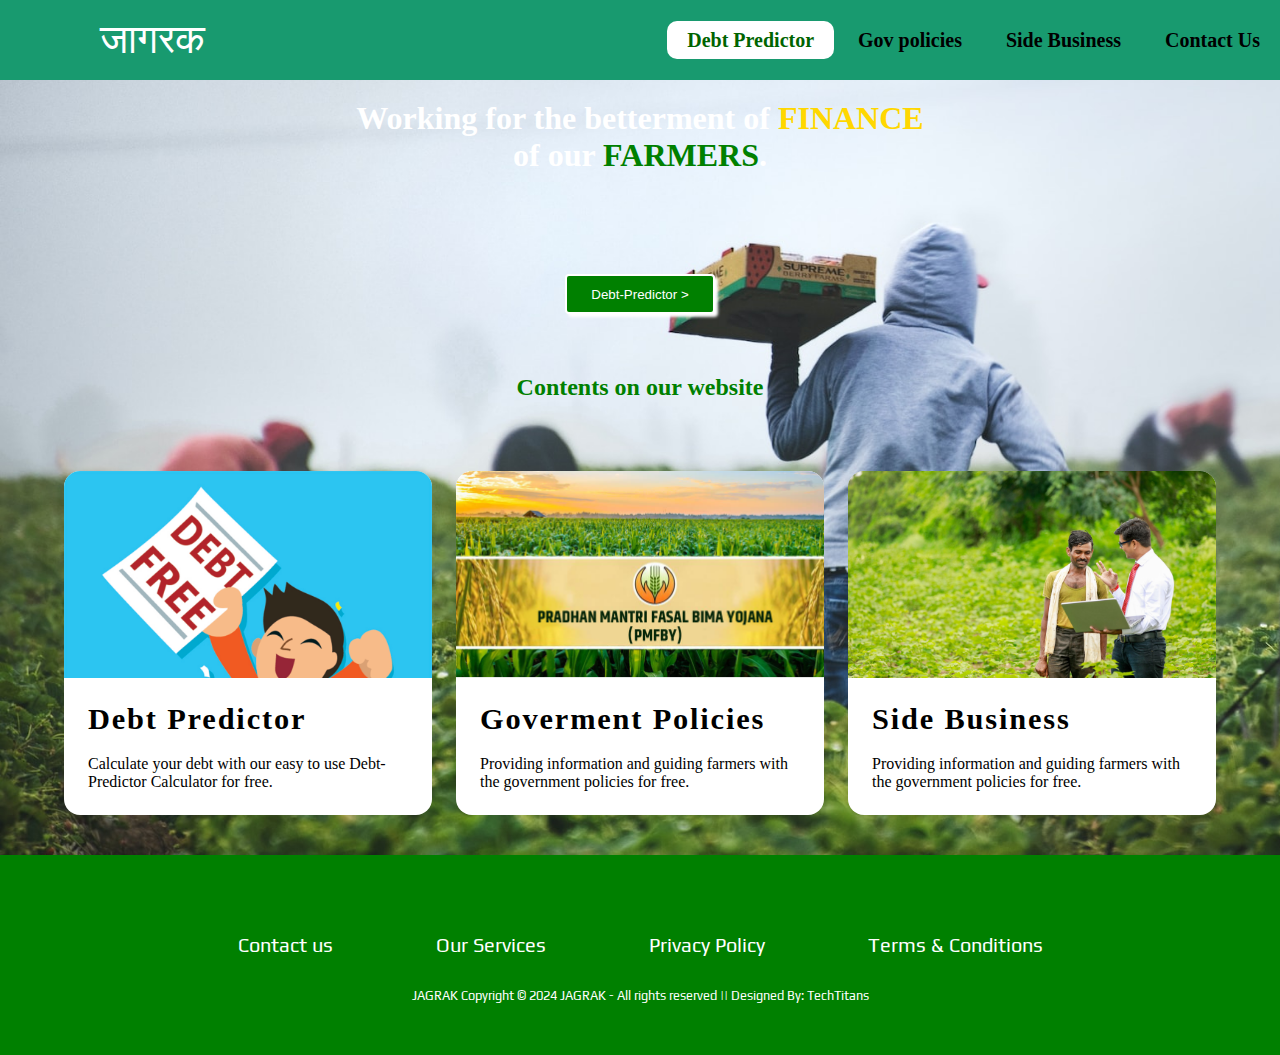
<file: index.html>
<!DOCTYPE html>
<html lang="en">
<head>
  <meta charset="UTF-8">
  <meta name="viewport" content="width=device-width, initial-scale=1.0">
  <title>Document</title>
  <link href="index.css" rel="stylesheet">
  <link rel="stylesheet" href="https://cdn.jsdelivr.net/npm/bootstrap@5.3.2/dist/css/bootstrap.min.css" integrity="sha384-T3c6CoIi6uLrA9TneNEoa7RxnatzjcDSCmG1MXxSR1GAsXEV/Dwwykc2MPK8M2HN" crossorigin="anonymous">
  <link rel="stylesheet" href="https://cdnjs.cloudflare.com/ajax/libs/font-awesome/6.6.0/css/all.min.css" integrity="sha512-Kc323vGBEqzTmouAECnVceyQqyqdsSiqLQISBL29aUW4U/M7pSPA/gEUZQqv1cwx4OnYxTxve5UMg5GT6L4JJg==" crossorigin="anonymous" referrerpolicy="no-referrer" />
  <link rel="stylesheet" href="https://cdnjs.cloudflare.com/ajax/libs/font-awesome/4.7.0/css/font-awesome.min.css">

<!--GOOGLE FONTS-->
<link rel="preconnect" href="https://fonts.gstatic.com">
<link href="https://fonts.googleapis.com/css2?family=Fredoka+One&family=Play&display=swap" rel="stylesheet"> 
</head>
<body>
  <nav>
    <input type="checkbox" id="check" name="" value="">
    <label for="check" id="check-button"><i class="fa fa-bars"></i></label>
   <label class="logo"><a href="index.html">जागरक</a></label>
   <ul>
      <li><a href="https://tapaswalde.github.io/Web-Hackathon/debt(10).html" style="color: darkgreen;" class="active"><b>Debt Predictor</b></a></li>
      <li><a href="https://tapaswalde.github.io/Web-Hackathon/policies.html"><b>Gov policies</b></a></li>
      <li><a href="https://tapaswalde.github.io/Web-Hackathon/side.html"><b>Side Business</b></a></li>
      <li><a href="https://tapaswalde.github.io/Web-Hackathon/contact.html"><b>Contact Us</b></a></li>
    </ul>
  </nav>
<div style="text-align: center; width: 100%; color: white; margin-top: 100px;" class="body">
  <h1><b>Working for the betterment of <span style="color: gold;">FINANCE</span></b></h1>
  <h1><b> of our <span style="color: green;">FARMERS</span>.</b></h1>
  <a style="text-decoration: none;" href="https://tapaswalde.github.io/Web-Hackathon/debt(10).html"><button id="myBtn" style="background-color: green; margin-top: 100px; color: white; height: 40px; width: 150px; border: 2px solid white; box-shadow: 3px 3px 3px white; border-radius: 4px; cursor: pointer;">Debt-Predictor ></button></a>
</div>
<h2 style="color: green; text-align: center;margin-top: 60px;"><b>Contents on our website</b></h2>
  <section style="margin-top: 70px;" class="articles">
    <article>
      <div class="article-wrapper">
        <figure>
          <img src="debt-free.webp" alt="" />
        </figure>
        <div class="article-body">
          <h2>Debt Predictor</h2>
          <p>
           Calculate your debt with our easy to use Debt-Predictor Calculator for free.
          </p>
        </div>
      </div>
    </article>
    <article>
  
      <div class="article-wrapper">
        <figure>
          <img src="PMFBY.jpg" alt="" />
        </figure>
        <div class="article-body">
          <h2>Goverment Policies</h2>
          <p>
            Providing information and guiding farmers with the government policies for free.
          </p>
        </div>
      </div>
    </article>
    <article>
  
      <div class="article-wrapper">
        <figure>
          <img src="side.jpg" alt="side-bussiness" />
        </figure>
        <div class="article-body">
          <h2>Side Business</h2>
          <p>
            Providing information and guiding farmers with the government policies for free.
          </p>
        </div>
      </div>
    </article>
  </section>
  <footer>
    <div class="footer">
    <div class="row">
    <ul>
    <li><a href="https://tapaswalde.github.io/Web-Hackathon/contact.html">Contact us</a></li>
    <li><a href="https://tapaswalde.github.io/Web-Hackathon/policies.html">Our Services</a></li>
    <li><a href="#">Privacy Policy</a></li>
    <li><a href="#">Terms & Conditions</a></li>
    </ul>
    </div>
    
    <div style="width: 100%;  justify-content: center;" class="row">
    JAGRAK Copyright © 2024 JAGRAK - All rights reserved || Designed By: TechTitans 
    </div>
    </div>
    </footer>

<script src="https://cdn.jsdelivr.net/npm/bootstrap@5.3.2/dist/js/bootstrap.min.js" integrity="sha384-BBtl+eGJRgqQAUMxJ7pMwbEyER4l1g+O15P+16Ep7Q9Q+zqX6gSbd85u4mG4QzX+" crossorigin="anonymous">
  document.getElementById("myBtn").onclick = function() {myFunction()};

function myFunction() {
  document.getElementById("").classList.toggle("");
}
</script>
</body>
</html>
</file>
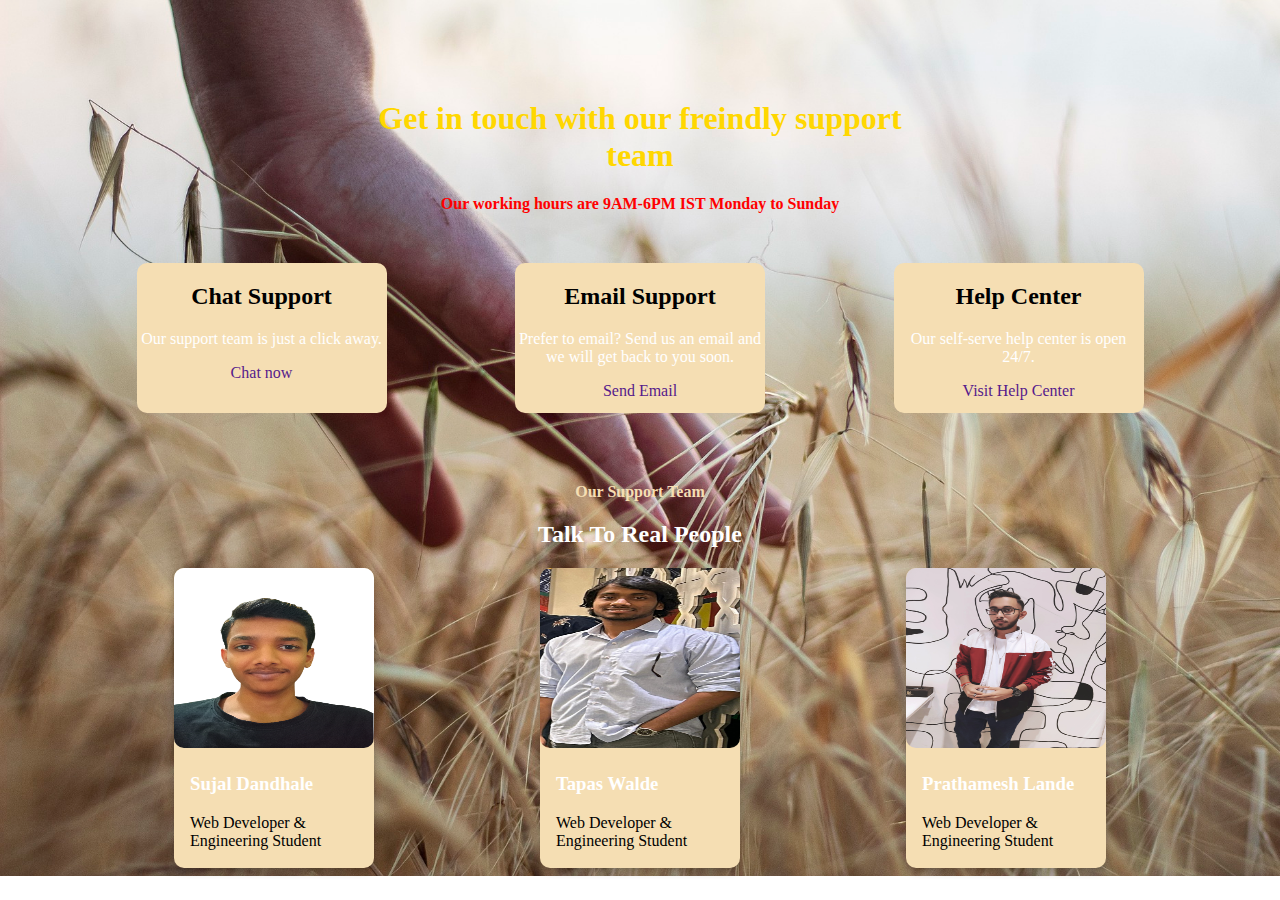
<file: contact.html>
<!DOCTYPE html>
<html lang="en">
<head>
    <meta charset="UTF-8">
    <meta name="viewport" content="width=device-width, initial-scale=1.0">
    <title>Contact Us</title>
    <link rel="stylesheet" href="contact.css">
</head>
<body>
    <h1 style="text-align: center; color: gold; margin-top: 100px;"><b>Get in touch with our freindly support <br>
        team </b>
    </h1>
    <p style="text-align: center; color: red;"><b>Our working hours are 9AM-6PM IST Monday to Sunday</b></p>
    <div style="display: flex; flex-direction: row; justify-content: space-evenly; margin-top: 50px;" class="cards">
        <div style="height: 150px; width: 250px; text-align: center; background-color: wheat; border-radius: 10px;" class="card">
            <h2>Chat Support</h2>
            <p style="color: white;">Our support team is just a click away.</p>
            <a style="text-decoration: none;" href="">Chat now</a>
        </div>
        <div style="height: 150px; width: 250px; text-align: center; background-color: wheat; border-radius: 10px;" class="card">
            <h2>Email Support</h2>
            <p style="color:white;">Prefer to email? Send us an email and we will get back to you soon.</p>
            <a style="text-decoration: none;" href="">Send Email</a>
        </div>
        <div style="height: 150px; width: 250px; text-align: center; background-color: wheat; border-radius: 10px;" class="card">
            <h2>Help Center</h2>
            <p style="color: white;">Our self-serve help center is open 24/7. </p>
            <a style="text-decoration: none;" href="">Visit Help Center</a>
        </div>
    </div>
    <p style="text-align: center; color: wheat; margin-top: 70px;"><b>Our Support Team</b></p>
    <h2 style="text-align: center; color: white;"><b>Talk To Real People</b></h2>
    <div style="display: flex; flex-direction: row; justify-content: space-evenly;" class="cards1">
        <div style="width: 200px; background-color: wheat; border-radius: 10px;" class="card1">
            <img src="1719322820909-Photoroom.png" alt="Avatar" style="width:100%; height: 180px; border-radius: 10px;">
            <div class="container">
              <h3 style="color: white;"><b>Sujal Dandhale</b></h3>
              <p>Web Developer & Engineering Student</p>
            </div>
          </div>
          <div style="width: 200px; background-color: wheat; border-radius: 10px;" class="card1">
            <img src="Tapas.jpeg" alt="Avatar" style="width:100%; height: 180px; border-radius: 10px;">
            <div class="container">
              <h3 style="color: white;"><b>Tapas Walde</b></h3>
              <p>Web Developer & Engineering Student</p>
            </div>
          </div>
          <div style="width: 200px; background-color: wheat; border-radius: 10px;" class="card1">
            <img src="prathamesh.jpg" alt="Avatar" style="width:100%; height: 180px; border-radius: 10px;">
            <div class="container">
              <h3 style="color: white;"><b>Prathamesh Lande</b></h3>
              <p>Web Developer & Engineering Student</p>
            </div>
          </div>
    </div>
</body>
</html>
</file>
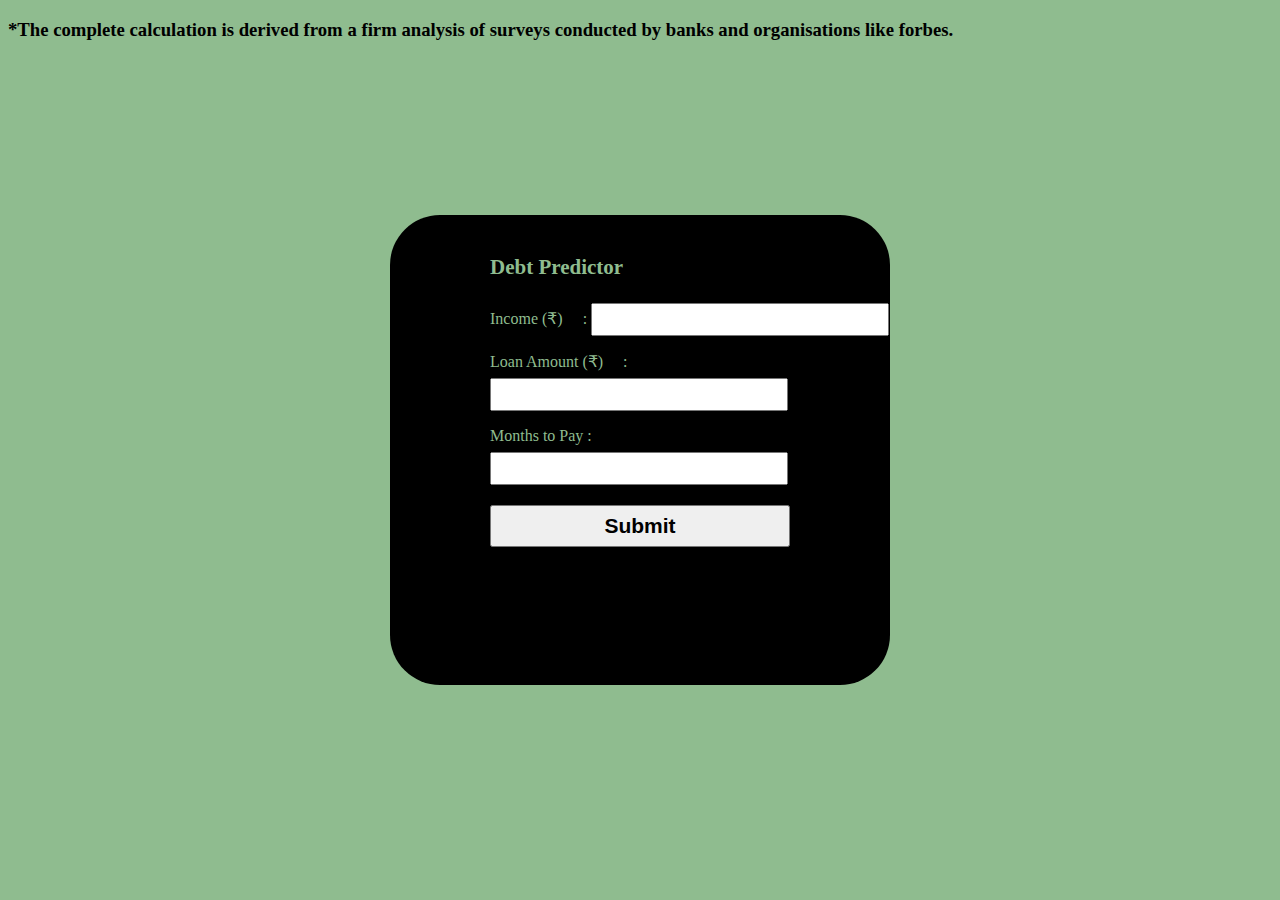
<file: debt(10).html>
<!DOCTYPE html>
<html lang="en">
<head>
    <meta charset="UTF-8">
    <meta name="viewport" content="width=device-width, initial-scale=1.0">
    <title>Document</title>
    <link href="debt.css" rel="stylesheet">
</head>
<body>
</html><body>
    <div class="calculator">
        
        <h2 id="total"></h2>
        <h1>Debt Predictor</h1>
        <p>Income (₹) &nbsp;&nbsp;&nbsp;&nbsp;:
            <input id="income" type="number"  >
        </p>
   
        <p>Loan Amount (₹) &nbsp;&nbsp;&nbsp;&nbsp;:
            <input id="amount" type="number"  >
        </p>

        <p>Months to Pay :
            <input id="months" type="number" >
        </p>
        <input type="submit" class="sub" onclick="save()" id="btn">
        
    </div>
    <script src="debt.js"></script>
    <h3>*The complete calculation is derived from a firm analysis of surveys conducted by banks and organisations like forbes.</h3>
</body>

</html>
</file>
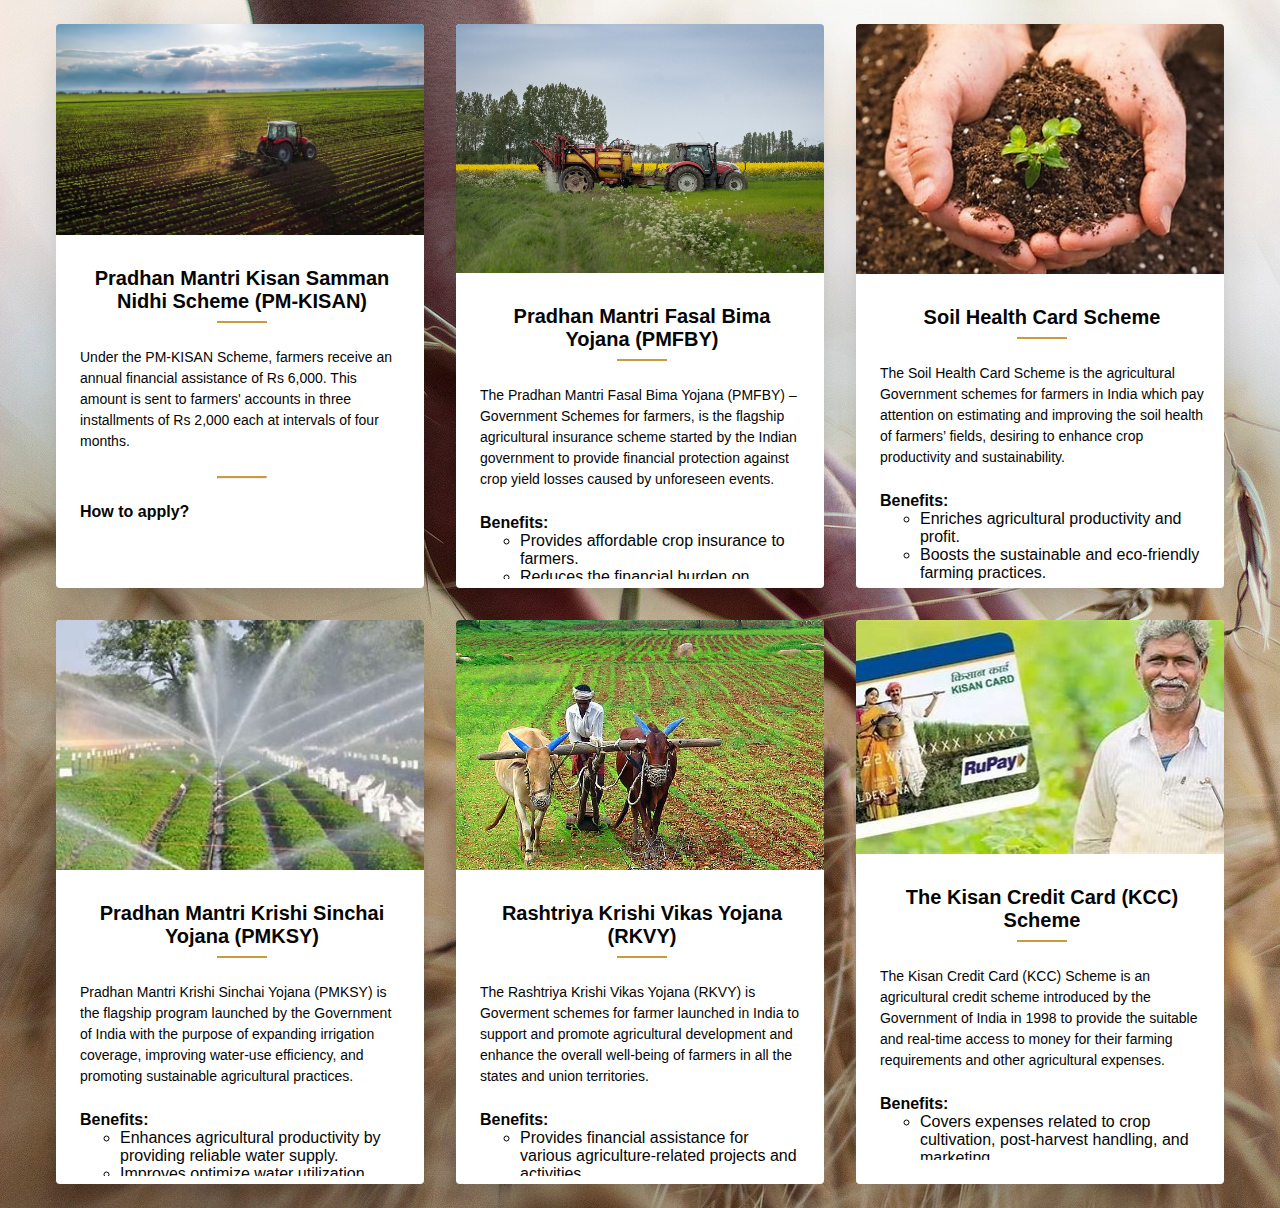
<file: policies.html>
<!DOCTYPE html>
<html lang="en">
<head>
    <meta charset="UTF-8">
    <meta name="viewport" content="width=device-width, initial-scale=1.0">
    <title>Document</title>
    <link href="card(2).css" rel="stylesheet">
</head>
<body>
<div class="main">
    <ul class="cards">
      <li class="cards_item">
        <div class="card">
          <div class="card_image">
            <img src="famer(3).avif" alt="land and tractor" />
          </div>
          <div class="card_content">
            <h2 class="card_title">Pradhan Mantri Kisan Samman Nidhi Scheme (PM-KISAN)</h2>
            <div class="card_text">
              <p>Under the PM-KISAN Scheme, farmers receive an annual financial assistance of Rs 6,000. This amount is sent to farmers' accounts in three installments of Rs 2,000 each at intervals of four months.
              </p>
              <hr />
              <strong>How to apply?</strong>
              <p>
              <ul>
                <li><strong>Step 1: Check Eligibility</strong>
                    Before beginning, a farmer must meet the eligibility criteria of owning a cultivable land holding of up to 2 hectares.</li>
                <li><strong>Step 2: Gather Essential Documents</strong>
                    Collect the necessary documents for the application, which include the Aadhaar card, land ownership documents, and bank account details.</li>
                <li><strong>Step 3: Visit the Official PM-KISAN Portal</strong>
                    Access the official PM-KISAN portal and click on "New Farmer Registration" on the homepage to begin the registration process.</li>
                <li><strong> 4: Enter Aadhaar Details in the designated field</strong>
                    Ensure the Aadhaar card is linked to your mobile number to receive the OTP for verification.</li>
                <li><strong> 5: Fill in the Required Information</strong>
                    Fill in all the required information accurately, which includes personal details, bank account details, and land ownership details.</li>
                <li><strong> 6: Submit the Form</strong>
                    Double-check all the entered information and click on the "Submit" button.</li>
                <li><strong> 7: Submit the OTP</strong>
                    You'll receive an OTP (One-Time Password) on the mobile number linked to your Aadhaar. Enter this OTP in the designated field for verification.
                </li>
                <li><a class="web" href="https://www.bing.com/ck/a?!&&p=eee9c198550bac3fJmltdHM9MTcyMjY0MzIwMCZpZ3VpZD0yMDNjNzU0NC1lODIwLTYyM2MtMDA5ZC02NmQ4ZTk1NzYzOTgmaW5zaWQ9NTQzNw&ptn=3&ver=2&hsh=3&fclid=203c7544-e820-623c-009d-66d8e9576398&psq=pradhan+mantri+kisan+samman+nidhi&u=a1aHR0cHM6Ly9wbWtpc2FuLmdvdi5pbi8&ntb=1">Official Website</a></li>
              </ul>
              <hr>
            <strong>Documents required</strong>
            <ul>
              <li>Birth certificate</li>
              <li>Aadhaar card , PAN card</li>
              <li>Address proof documents like voter’s ID card, ration card</li>
              <li>Bank detail documents like passbook and other account details</li>
              <li>Nominee details such as their Aadhaar card or PAN card, or income details</li>
              
            </ul>
          </hr>
              </p>
            </div>
          </div>
        </div>
      </li>
  
      <li class="cards_item">
        <div class="card">
          <div class="card_image">
            <img src="farming(4).jpg" alt="truk tractor and land" />
           
          </div>
          <div class="card_content">
            <h2 class="card_title">Pradhan Mantri Fasal Bima Yojana (PMFBY)</h2>
            <div class="card_text">
              <p>The Pradhan Mantri Fasal Bima Yojana (PMFBY) – Government Schemes for farmers, is the flagship agricultural insurance scheme started by the Indian government to provide financial protection against crop yield losses caused by unforeseen events.


              </p>
             <strong>Benefits:</strong>
             <ul>
              <li>Provides affordable crop insurance to farmers.</li>
              <li>Reduces the financial burden on farmers during crop failures.</li>
              <li>Helps to adopt of modern technology for agricultural cultivation.</li>
              <li>Helps the farmers to spend money in agricultural activities.</li>
             </ul>
              <p>
              </p>
              <hr />
              <strong>How to apply?</strong>
              <p>
                <ul>
                  <li><strong>Step 1</strong> – Visit the <a class="web" href="https://www.bing.com/ck/a?!&&p=b36d0e935253e443JmltdHM9MTcyMjY0MzIwMCZpZ3VpZD0yMDNjNzU0NC1lODIwLTYyM2MtMDA5ZC02NmQ4ZTk1NzYzOTgmaW5zaWQ9NTIxNQ&ptn=3&ver=2&hsh=3&fclid=203c7544-e820-623c-009d-66d8e9576398&psq=official+website+for+pradhamantri+fasal+bhima+yojna&u=a1aHR0cHM6Ly9wbWZieS5nb3YuaW4v&ntb=1">official website</a> of Pradhan Mantri Fasal Bima Yojana.</li>
                  <li><strong>Step 2</strong> – Click on ‘Farmer’s Corner’ to apply for crop insurance yourself.</li>
                  <li><strong>Step 3</strong> – Log in with your mobile number. Alternatively, you can log in as Guest Farmer if you do not have an account.</li>
                  <li><strong>Step 4</strong> – Provide required details.</li>
                  <li><strong>Step 5</strong> – Follow the instructions and click on submit to complete the application procedure.</li>
                </ul>
                <hr>
                <strong>Documents required</strong>
                <ul>
                  <li>Identity proof of the farmer such as PAN card, driving license, voter ID card, passport, Aadhaar card.

                  </li>
                  <li>Address proof like driving license, voter ID card, passport or Aadhaar card

                  </li>
                  <li>Photo copy of field Khasra number / account number is required.</li>
                  <li>You have to provide proof of sowing of crop in the field.</li>
                  <li>A cancelled cheque is required along with all the papers.</li>
                </ul>
              </hr>
              </p>
            </div>
          </div>
        </div>
      </li>
  
      <li class="cards_item">
        <div class="card">
          <div class="card_image">
           
            <img src="soil.jpg" alt="beautiful scene" />
           
          </div>
          <div class="card_content">
            <h2 class="card_title">Soil Health Card Scheme</h2>
            <div class="card_text">
              <p>The Soil Health Card Scheme is the agricultural Government schemes for farmers in India which pay attention on estimating and improving the soil health of farmers’ fields, desiring to enhance crop productivity and sustainability.
                
              </p>
              <strong>Benefits:</strong>
                <ul>
                  <li>Enriches agricultural productivity and profit.</li>
                  <li>Boosts the sustainable and eco-friendly farming practices.</li>
                  <li>Reduces nutrient imbalances and soil degradation from soil.</li>
                  <li>Contributes to the conservation of natural resources.</li>
                </ul>
              <hr />
              <strong>How to apply?</strong>
              <p>
                <ul>
                  <li>Visit the <a class="web" href="https://www.bing.com/ck/a?!&&p=3de23f68b7e3bc80JmltdHM9MTcyMjY0MzIwMCZpZ3VpZD0yMDNjNzU0NC1lODIwLTYyM2MtMDA5ZC02NmQ4ZTk1NzYzOTgmaW5zaWQ9NTIyMg&ptn=3&ver=2&hsh=3&fclid=203c7544-e820-623c-009d-66d8e9576398&psq=how+to+apply+for+soil+health+card&u=a1aHR0cHM6Ly9zb2lsaGVhbHRoLmRhYy5nb3YuaW4v&ntb=1">Official website </a> of the Soil Health Card Scheme.</li>
                  <li>Click on the “Registration” or “Login” button.</li>
                  <li>Select your state and click on “Continue”.</li>
                  <li>Fill out the online registration form and get the unique registration number.</li>
                  <li>Choose the “Print Soil Health Card for Additional Crops” option.</li>
                  <li>SHC will open and print it.</li>
                </ul>
                <hr>
                <strong>Documents required</strong>
                <ul>
                  <li>Aadhar card</li>
                  <li>Address proof</li>
                  <li>Passbook copy</li>
                  <li>Registration form</li>
                </ul>
              </hr>
              </p>
            </div>
          </div>
        </div>
      </li>
      
      <li class="cards_item">
        <div class="card">
          <div class="card_image">
           
            <img src="irrigaiton.jpg" alt="beautiful scene" />
           
          </div>
          <div class="card_content">
            <h2 class="card_title">Pradhan Mantri Krishi Sinchai Yojana (PMKSY)</h2>
            <div class="card_text">
              <p>Pradhan Mantri Krishi Sinchai Yojana (PMKSY) is the flagship program launched by the Government of India with the purpose of expanding irrigation coverage, improving water-use efficiency, and promoting sustainable agricultural practices.
              </p>
              <strong>Benefits:</strong>
              <ul>
                <li>Enhances agricultural productivity by providing reliable water supply.</li>
                <li>Improves optimize water utilization through modern irrigation techniques.</li>
                <li>Facilitates in water management and conservation through sustainable agriculture.</li>
                <li>Addresses the local differences in irrigation infrastructure.</li>
              </ul>
              <hr />
              <strong>How to apply?</strong>
              <p>
                <ul>
                  <li> Visit the <a class="web" href="https://www.bing.com/ck/a?!&&p=d83b741391327baeJmltdHM9MTcyMjY0MzIwMCZpZ3VpZD0yMDNjNzU0NC1lODIwLTYyM2MtMDA5ZC02NmQ4ZTk1NzYzOTgmaW5zaWQ9NTIyNg&ptn=3&ver=2&hsh=3&fclid=203c7544-e820-623c-009d-66d8e9576398&psq=pradhan+mantri+krishi+sinchai+yojana&u=a1aHR0cHM6Ly93d3cucG1rc3kuZ292LmluLw&ntb=1">Official Website </a>: Go to the PMKSY section on the Ministry of Agriculture and Farmers Welfare website.</li>
                  <li>Provide your personal and contact details to create an account.</li>
                  <li>Fill the Application Form: Enter details about your agricultural land, irrigation needs, and other relevant information.</li>
                  <li>Submit Documents: Upload necessary documents like identity proof, land ownership proof, and bank details.</li>
                  <li>Submit Application: After completing the form and uploading documents, submit your application online.</li>
                </ul>
                <hr>
                <strong>Documents required</strong>
                <ul>
                  <li>Identity Proof</li>
                  <li>Land Ownership Proof</li>
                  <li>Bank Account Details</li>
                  <li>Passport-sized Photos</li>
                  <li>Irrigation Plan</li>
                </ul>
              </hr>
              </p>
            </div>
          </div>
        </div>
      </li>
      
      <li class="cards_item">
        <div class="card">
          <div class="card_image">
           
            <img src="India_Farming.jpg" alt="beautiful scene" />
           
          </div>
          <div class="card_content">
            <h2 class="card_title">Rashtriya Krishi Vikas Yojana (RKVY)</h2>
            <div class="card_text">
              <p>The Rashtriya Krishi Vikas Yojana (RKVY) is Goverment schemes for farmer launched in India to support and promote agricultural development and enhance the overall well-being of farmers in all the states and union territories.
              </p>
              <strong>Benefits:</strong>
              <ul>
                <li>Provides financial assistance for various agriculture-related projects and activities.</li>
                <li>Helps in time of implementation of modern agronomical technology and trendy agricultural practices.</li>
                <li>Pursues to increase agricultural productivity and farmer income.</li>
                <li>Build the design of agricultural infrastructure.</li>
              </ul>
              <hr />
              <strong>How to apply?</strong>
              <p>
                <ul>
                  <li>Visit the official <a class="web" href="https://www.bing.com/ck/a?!&&p=e8da3fff8866f06aJmltdHM9MTcyMjY0MzIwMCZpZ3VpZD0yMDNjNzU0NC1lODIwLTYyM2MtMDA5ZC02NmQ4ZTk1NzYzOTgmaW5zaWQ9NTIxOQ&ptn=3&ver=2&hsh=3&fclid=203c7544-e820-623c-009d-66d8e9576398&psq=rkvy&u=a1aHR0cDovL3JrdnkubmljLmluLw&ntb=1">RKVY </a>website.</li>
                  <li>Click on the "Apply Now" option to access the application form.</li>
                  <li>Fill in all the required details, including name, mobile number, email ID, etc.</li>
                  <li>Upload all the necessary documents.</li>
                  <li>Click on the "Submit" option.</li>
                </ul>
                <hr>
                <strong>Documents required</strong>
                <ul>
                  <li>Photograph and signature.</li>
                  <li>Matriculation mark sheet.</li>
                  <li>Matriculation certificate (In case of D.O.B not mentioned on mark sheet).</li>
                  <li>Photo identity proof such as Aadhar card, Bank passbook, Ration card, Pan Card.</li>
                  <li>Affidavit on Rs. 10/- Non- Judicial Stamp Paper.</li>
                  <li>Medical Certificate.</li>
                </ul>
              </hr>
              </p>
            </div>
          </div>
        </div>
      </li>
      
      <li class="cards_item">
        <div class="card">
          <div class="card_image">
           
            <img src="kisancard.jpg" alt="beautiful scene" />
           
          </div>
          <div class="card_content">
            <h2 class="card_title">The Kisan Credit Card (KCC) Scheme</h2>
            <div class="card_text">
              <p>The Kisan Credit Card (KCC) Scheme is an agricultural credit scheme introduced by the Government of India in 1998 to provide the suitable and real-time access to money for their farming requirements and other agricultural expenses.
              </p>
              <strong>Benefits:</strong>
              <ul>
                <li>Covers expenses related to crop cultivation, post-harvest handling, and marketing.</li>
                <li>Reduces the dependence on informal credit sources and moneylenders.</li>
                <li>Improvement of the farm productivity, crops yield, and gross income.</li>
              </ul>
              <hr />
              <strong>How to apply?</strong>
              <p>
                <ul>
                  <li>Visit the <a class="web" href="https://www.bing.com/ck/a?!&&p=98c755ea4d8fa6c7JmltdHM9MTcyMjY0MzIwMCZpZ3VpZD0yMDNjNzU0NC1lODIwLTYyM2MtMDA5ZC02NmQ4ZTk1NzYzOTgmaW5zaWQ9NTIxNQ&ptn=3&ver=2&hsh=3&fclid=203c7544-e820-623c-009d-66d8e9576398&psq=kisan+credit+card+official+website&u=a1aHR0cHM6Ly9lc2V2YS5jc2NjbG91ZC5pbi9LQ0MvRGVmYXVsdC5hc3B4&ntb=1" >Official website </a> of the bank that offers the Kisan Credit Card scheme.</li>
                  <li>Select ‘Kisan Credit Card’ from the available list of credit cards.</li>
                  <li>Click on ‘Apply’ button and fill in the online application form with the correct details.</li>
                  <li>Upload the required documents and submit the form.</li>
                  <li>Note down the application reference number or confirmation message.</li>
                </ul>
                <hr>
                <strong>Documents required</strong>
                <ul>
                  <li>Duly filled and signed application form.</li>
                  <li>Copy of identity proof (such as Aadhaar card, PAN card, Voter ID, or driving license).</li>
                  <li>Copy of address proof (such as Aadhaar card, PAN card, Voter ID, or driving license).</li>
                  <li>Land documents.</li>
                  <li>Passport-sized photograph of the applicant.</li>
                  <li>Other documents as requested by the issuing bank.</li>
                </ul>
              </p>
            </div>
          </div>
        </div>
      </li>
    </ul>
  </div>
</body>
</html>
</file>
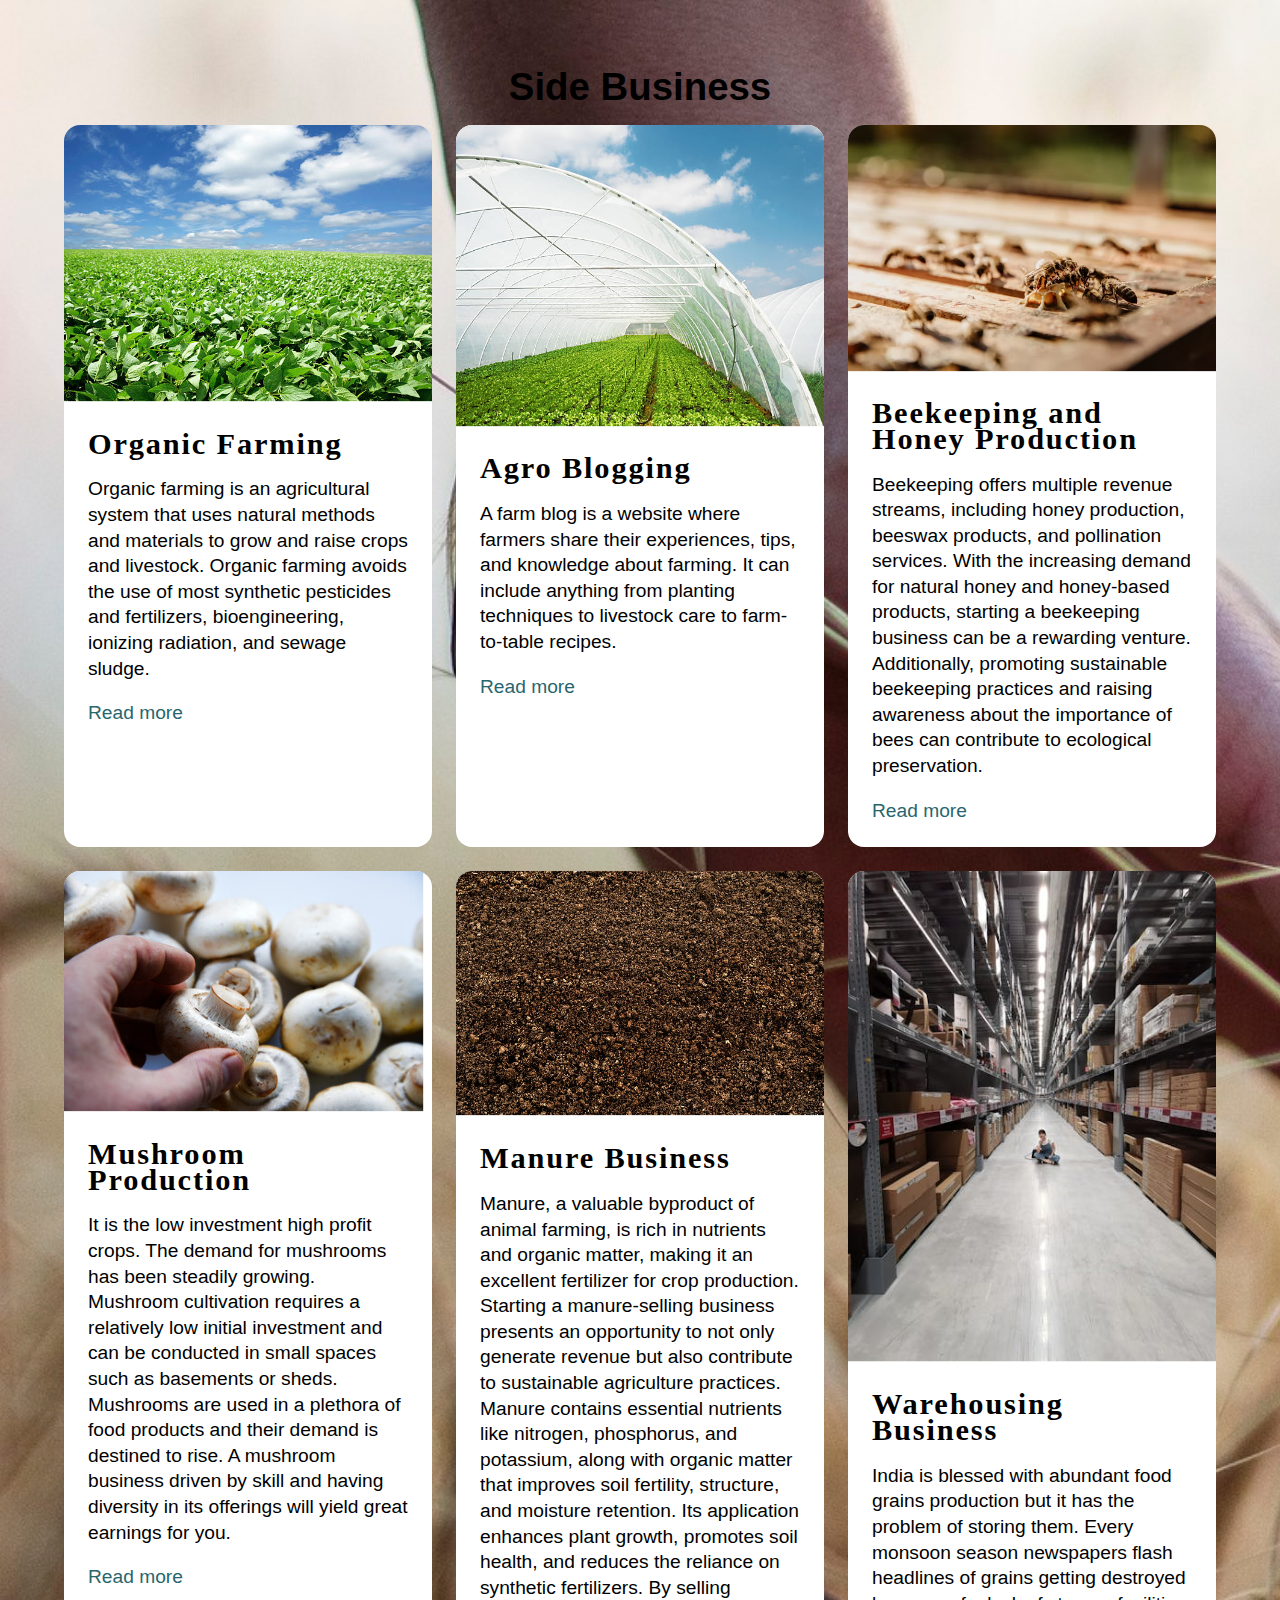
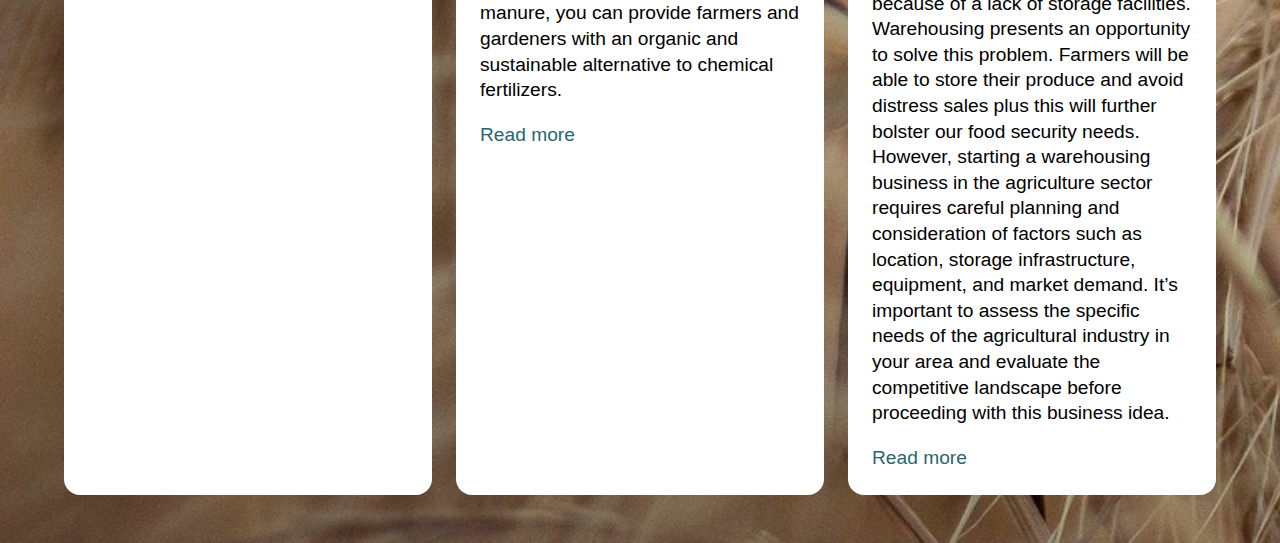
<file: side.html>
<!DOCTYPE html>
<html lang="en">
<head>
    <meta charset="UTF-8">
    <meta name="viewport" content="width=device-width, initial-scale=1.0">
    <title>Document</title>
    <link href="side.css" rel="stylesheet">
</head>
<body>
    <h1 class="head" >Side Business</h1>
<section class="articles">
    <article>
      <div class="article-wrapper">
        <figure>
          <img src="organic.jpg" alt="" />
        </figure>
        <div class="article-body">
          <h2>Organic Farming</h2>
          <p>
            Organic farming is an agricultural system that uses natural methods and materials to grow and raise crops and livestock. Organic farming avoids the use of most synthetic pesticides and fertilizers, bioengineering, ionizing radiation, and sewage sludge.
          </p>
          <a href="https://youtu.be/Xhfi6UEfytQ" class="read-more">
            Read more <span class="sr-only">about this is some title</span>
            <svg xmlns="http://www.w3.org/2000/svg" class="icon" viewBox="0 0 20 20" fill="currentColor">
              <path fill-rule="evenodd" d="M12.293 5.293a1 1 0 011.414 0l4 4a1 1 0 010 1.414l-4 4a1 1 0 01-1.414-1.414L14.586 11H3a1 1 0 110-2h11.586l-2.293-2.293a1 1 0 010-1.414z" clip-rule="evenodd" />
            </svg>
          </a>
        </div>
      </div>
    </article>
    <article>
  
      <div class="article-wrapper">
        <figure>
          <img src="agriblog.jpg" alt="" />
        </figure>
        <div class="article-body">
          <h2>Agro Blogging</h2>
          <p>
            A farm blog is a website where farmers share their experiences, tips, and knowledge about farming. It can include anything from planting techniques to livestock care to farm-to-table recipes.
          </p>
          <a href="#" class="read-more">
            Read more <span class="sr-only">about this is some title</span>
            <svg xmlns="http://www.w3.org/2000/svg" class="icon" viewBox="0 0 20 20" fill="currentColor">
              <path fill-rule="evenodd" d="M12.293 5.293a1 1 0 011.414 0l4 4a1 1 0 010 1.414l-4 4a1 1 0 01-1.414-1.414L14.586 11H3a1 1 0 110-2h11.586l-2.293-2.293a1 1 0 010-1.414z" clip-rule="evenodd" />
            </svg>
          </a>
        </div>
      </div>
    </article>
    <article>
  
      <div class="article-wrapper">
        <figure>
          <img src="bee.avif" alt="" />
        </figure>
        <div class="article-body">
          <h2>Beekeeping and Honey Production</h2>
          <p>
            Beekeeping offers multiple revenue streams, including honey production, beeswax products, and pollination services. With the increasing demand for natural honey and honey-based products, starting a beekeeping business can be a rewarding venture. Additionally, promoting sustainable beekeeping practices and raising awareness about the importance of bees can contribute to ecological preservation.

          </p>
          <a href="https://youtu.be/G3I68rqla6g" class="read-more">
            Read more <span class="sr-only">about this is some title</span>
            <svg xmlns="http://www.w3.org/2000/svg" class="icon" viewBox="0 0 20 20" fill="currentColor">
              <path fill-rule="evenodd" d="M12.293 5.293a1 1 0 011.414 0l4 4a1 1 0 010 1.414l-4 4a1 1 0 01-1.414-1.414L14.586 11H3a1 1 0 110-2h11.586l-2.293-2.293a1 1 0 010-1.414z" clip-rule="evenodd" />
            </svg>
          </a>
        </div>
      </div>
    </article>
    <article>
        <div class="article-wrapper">
          <figure>
            <img src="mushroom.jpg" alt="" />
          </figure>
          <div class="article-body">
            <h2>Mushroom Production</h2>
            <p>
                It is the low investment high profit crops. The demand for mushrooms has been steadily growing. Mushroom cultivation requires a relatively low initial investment and can be conducted in small spaces such as basements or sheds. Mushrooms are used in a plethora of food products and their demand is destined to rise. A mushroom business driven by skill and having diversity in its offerings will yield great earnings for you.
            </p>
            <a href="https://youtu.be/oiVZ2APGSNQ" class="read-more">
              Read more <span class="sr-only">about this is some title</span>
              <svg xmlns="http://www.w3.org/2000/svg" class="icon" viewBox="0 0 20 20" fill="currentColor">
                <path fill-rule="evenodd" d="M12.293 5.293a1 1 0 011.414 0l4 4a1 1 0 010 1.414l-4 4a1 1 0 01-1.414-1.414L14.586 11H3a1 1 0 110-2h11.586l-2.293-2.293a1 1 0 010-1.414z" clip-rule="evenodd" />
              </svg>
            </a>
          </div>
        </div>
      </article>
      <article>
        <div class="article-wrapper">
          <figure>
            <img src="manure.jpg" alt="" />
          </figure>
          <div class="article-body">
            <h2>Manure Business</h2>
            <p>
                Manure, a valuable byproduct of animal farming, is rich in nutrients and organic matter, making it an excellent fertilizer for crop production. Starting a manure-selling business presents an opportunity to not only generate revenue but also contribute to sustainable agriculture practices. 

                Manure contains essential nutrients like nitrogen, phosphorus, and potassium, along with organic matter that improves soil fertility, structure, and moisture retention. Its application enhances plant growth, promotes soil health, and reduces the reliance on synthetic fertilizers. By selling manure, you can provide farmers and gardeners with an organic and sustainable alternative to chemical fertilizers.
            </p>
            <a href="https://youtu.be/fc8u3q5_DnQ" class="read-more">
              Read more <span class="sr-only">about this is some title</span>
              <svg xmlns="http://www.w3.org/2000/svg" class="icon" viewBox="0 0 20 20" fill="currentColor">
                <path fill-rule="evenodd" d="M12.293 5.293a1 1 0 011.414 0l4 4a1 1 0 010 1.414l-4 4a1 1 0 01-1.414-1.414L14.586 11H3a1 1 0 110-2h11.586l-2.293-2.293a1 1 0 010-1.414z" clip-rule="evenodd" />
              </svg>
            </a>
          </div>
        </div>
      </article>
      <article>
        <div class="article-wrapper">
          <figure>
            <img src="warehouse.jpeg" alt="" />
          </figure>
          <div class="article-body">
            <h2>Warehousing Business</h2>
            <p>
                India is blessed with abundant food grains production but it has the problem of storing them. Every monsoon season newspapers flash headlines of grains getting destroyed because of a lack of storage facilities. Warehousing presents an opportunity to solve this problem. Farmers will be able to store their produce and avoid distress sales plus this will further bolster our food security needs.
                However, starting a warehousing business in the agriculture sector requires careful planning and consideration of factors such as location, storage infrastructure, equipment, and market demand. It’s important to assess the specific needs of the agricultural industry in your area and evaluate the competitive landscape before proceeding with this business idea.
            </p>
            <a href="https://youtu.be/TtH9QW4X_1Y" class="read-more">
              Read more <span class="sr-only">about this is some title</span>
              <svg xmlns="http://www.w3.org/2000/svg" class="icon" viewBox="0 0 20 20" fill="currentColor">
                <path fill-rule="evenodd" d="M12.293 5.293a1 1 0 011.414 0l4 4a1 1 0 010 1.414l-4 4a1 1 0 01-1.414-1.414L14.586 11H3a1 1 0 110-2h11.586l-2.293-2.293a1 1 0 010-1.414z" clip-rule="evenodd" />
              </svg>
            </a>
          </div>
        </div>
      </article>
    
  </section>
</body>
</html>
</file>
<file: index.css>
*{
    margin:0px;
    padding:0px;
    box-sizing: border-box;
}
body{
    width: 100%;
    height: 100%;
    background-image: url("farmer.jpg");
    background-repeat: no-repeat;
    background-size: cover;
    background-position: 0px 50px;
}
nav{
    top: 0;
    z-index: 999;
    width:100%;
    height: 80px;
    background-color: rgb(24, 154, 111);
    background-repeat: no-repeat;
    background-size: cover;
    position: fixed;
}
.logo{
    font-size: 40px;
    margin:0 100px;
    line-height: 80px;

}
.logo a{
    text-decoration: none;
    color:white;
}
.logo a:hover {
    background-color: rgb(24, 154, 111) ;
}
ul{
    float:right;
    list-style: none;
}
ul li{
    display: inline-block;
    line-height: 80px;
}
ul li:hover {
    cursor: pointer;
    color: darkgreen;
}
ul li a{
    padding:8px 20px;
    font-size: 20px;
    border-radius: 10px;
    text-decoration: none;
    color: black;
}
ul li a.active , a:hover{
    background-color: white;
    color: darkgreen;
}
#check-button{
    float:right;
    line-height: 80px;
    margin-right: 10px;
    font-size: 30px;
    color:white;
    display: none;
}
#check{
    display: none;
}
#check:checked ~ ul{
    left:0;
}
@media (max-width:813px) {
    #check-button{
        display: block;
    }
    ul li {
        display:block;
        text-align: center;
       
    }
    nav ul{
      z-index: 999;
        width: 100%;
        height: 320px;
        background-color: rgb(24, 154, 111);
        position: fixed;
        top:80px;
        left:-100%;
    }
}

article {
    --img-scale: 1.001;
    --title-color: black;
    --link-icon-translate: -20px;
    --link-icon-opacity: 0;
    position: relative;
    border-radius: 16px;
    box-shadow: none;
    background: #fff;
    transform-origin: center;
    transition: all 0.4s ease-in-out;
    overflow: hidden;
  }
  
  article a::after {
    position: absolute;
    inset-block: 0;
    inset-inline: 0;
    cursor: pointer;
    content: "";
  }
  
  /* basic article elements styling */
  article h2 {
    margin: 0 0 18px 0;
    font-size: 1.9rem;
    letter-spacing: 0.06em;
    color: var(--title-color);
    transition: color 0.3s ease-out;
  }
  
  figure {
    margin: 0;
    padding: 0;
    aspect-ratio: 16 / 9;
    overflow: hidden;
  }
  
  article img {
    max-width: 100%;
    transform-origin: center;
    transform: scale(var(--img-scale));
    transition: transform 0.4s ease-in-out;
  }
  
  .article-body {
    padding: 24px;
  }
  
  article a {
    display: inline-flex;
    align-items: center;
    text-decoration: none;
    color: #28666e;
  }
  
  article a:focus {
    outline: 1px dotted #28666e;
  }
  
  article a .icon {
    min-width: 24px;
    width: 24px;
    height: 24px;
    margin-left: 5px;
    transform: translateX(var(--link-icon-translate));
    opacity: var(--link-icon-opacity);
    transition: all 0.3s;
  }
  
  /* using the has() relational pseudo selector to update our custom properties */
  article:has(:hover, :focus) {
    --img-scale: 1.1;
    --title-color: #28666e;
    --link-icon-translate: 0;
    --link-icon-opacity: 1;
    box-shadow: rgba(0, 0, 0, 0.16) 0px 10px 36px 0px, rgba(0, 0, 0, 0.06) 0px 0px 0px 1px;
  }
  
  
  /************************ 
  Generic layout (demo looks)
  **************************/
  
  *,
  *::before,
  *::after {
    box-sizing: border-box;
  }
  
  .articles {
    display: grid;
    max-width: 1200px;
    margin-inline: auto;
    padding-inline: 24px;
    grid-template-columns: repeat(auto-fill, minmax(320px, 1fr));
    gap: 24px;
  }
  
  @media screen and (max-width: 960px) {
    article {
      container: card/inline-size;
    }
    .article-body p {
      display: none;
    }
  }
  
  @container card (min-width: 380px) {
    .article-wrapper {
      display: grid;
      grid-template-columns: 100px 1fr;
      gap: 16px;
    }
    .article-body {
      padding-left: 0;
    }
    figure {
      width: 100%;
      height: 100%;
      overflow: hidden;
    }
    figure img {
      height: 100%;
      aspect-ratio: 1;
      object-fit: cover;
    }
  }
  
  .sr-only:not(:focus):not(:active) {
    clip: rect(0 0 0 0); 
    clip-path: inset(50%);
    height: 1px;
    overflow: hidden;
    position: absolute;
    white-space: nowrap; 
    width: 1px;
  }

  .footer{
    height: 200px;
    background: green;
    padding:30px 0px;
    font-family: 'Play', sans-serif;
    text-align:center;
    margin-top: 40px;
    }
    
    .footer .row{
    width:100%;
    margin:1% 0%;
    padding:0.6% 0%;
    color:white;
    font-size:0.8em;
    }
    
    .footer .row a{
    text-decoration:none;
    color:white;
    transition:0.5s;
    }
    
    .footer .row a:hover{
    color:black;
    }
    
    .footer .row ul{
    width:100%;
    }
    
    .footer .row ul li{
    display:inline-block;
    margin:0px 30px;
    }
    
    .footer .row a i{
    font-size:2em;
    margin:0% 1%;
    }
    
    @media (max-width:813px){
    .footer{
    text-align:left;
    padding:5%;
    }
    .footer .row ul li{
    display:block;
    margin:10px 0px;
    text-align:left;
    }
    .footer .row a i{
    margin:0% 3%;
    }
    }

    @media screen and (max-width: 813px) {
      .footer {
        height: 500px;
      }
    }
</file>
<file: contact.css>
body{
  background-image: url("farm\(6\).jpg");
  background-repeat: no-repeat;
  background-size: cover;
}
.card1 {
    box-shadow: 0 4px 8px 0 rgba(0,0,0,0.2);
    transition: 0.3s;
  }
  
  .card1:hover {
    box-shadow: 0 8px 16px 0 rgba(0,0,0,0.2);
  }
  
  .container {
    padding: 2px 16px;
  }

  @media (max-width:813px) {
    .cards{
      width: 300px;
      flex-direction: column;
      flex-wrap: wrap;
    }

    .card{
      margin-top: 5px
    }

    .cards1{
      width: 300px;
      flex-direction: column;
      flex-wrap: wrap;
    }

    .card1{
      margin-top: 5px;
    }
  }
</file>
<file: debt.css>
body {
    background-color:#8fbc8f ;
    font-family: 'Trebuchet MS';
   }
    h1 {
    font-size: 35px;
   }
    h1 {
    font-size: 21px;
    margin-top: 20px;
   }
    .calculator {
    width: 400px;
    height: 450px;
    background-color: black;
    position: absolute;
    left: 50%;
    top: 50%;
    transform: translateX(-50%) translateY(-50%);
    padding: 20px 0px 0px 100px;
    border-radius: 50px; 

    color:#8fbc8f ;
   }
    input {
    padding: 7px;
    width: 70%;
    margin-top: 7px;
   }
.sub{
    width:300px;
    font-size: 21px;
    margin-top: 20px;
    color:black ;
    font-weight: 600;
    display: block;
}
</file>
<file: card(2).css>
body {
    font-family: "Oxygen", sans-serif;
    color: #050505;
    background-image: url("farm\(6\).jpg");
    
  }
  
  *,
  *::before,
  *::after {
    box-sizing: border-box;
  }
  
  .main {
    max-width: 1200px;
    margin: 0 auto;
  }
  
  .cards {
    display: flex;
    flex-wrap: wrap;
    list-style: none;
    margin: 0;
    padding: 0;
  }
  
  .cards_item {
    display: flex;
    padding: 1rem;
  }
  
  .card_image {
    position: relative;
    max-height: 250px;
  }
  
  .card_image img {
    width: 100%;
    height: 100%;
    object-fit: cover;
  }
  
  .card_price {
    position: absolute;
    bottom: 8px;
    right: 8px;
    display: flex;
    justify-content: center;
    align-items: center;
    width: 45px;
    height: 45px;
    border-radius: 0.25rem;
    background-color: #c89b3f;
    font-size: 18px;
    font-weight: 700;
  }
  
  .card_price span {
    font-size: 12px;
    margin-top: -2px;
  }
  
  .note {
    position: absolute;
    top: 8px;
    left: 8px;
    padding: 4px 8px;
    border-radius: 0.25rem;
    background-color: #c89b3f;
    font-size: 14px;
    font-weight: 700;
  }
  
  @media (min-width: 40rem) {
    .cards_item {
      width: 50%;
    }
  }
  
  @media (min-width: 56rem) {
    .cards_item {
      width: 33.3333%;
    }
  }
  
  .card {
    background-color: white;
    border-radius: 0.25rem;
    box-shadow: 0 20px 40px -14px rgba(0, 0, 0, 0.25);
    display: flex;
    flex-direction: column;
    overflow: hidden;
  }
  
  .card_content {
    position: relative;
    padding: 16px 12px 32px 24px;
    margin: 16px 8px 8px 0;
    max-height: 290px;
    overflow-y: scroll;
  }
  
  .card_content::-webkit-scrollbar {
    width: 8px;
  }
  
  .card_content::-webkit-scrollbar-track {
    box-shadow: 0;
    border-radius: 0;
  }
  
  .card_content::-webkit-scrollbar-thumb {
    background: #c89b3f;
    border-radius: 15px;
  }
  
  .card_title {
    position: relative;
    margin: 0 0 24px;
    padding-bottom: 10px;
    text-align: center;
    font-size: 20px;
    font-weight: 700;
  }
  
  .card_title::after {
    position: absolute;
    display: block;
    width: 50px;
    height: 2px;
    bottom: 0;
    left: 50%;
    transform: translateX(-50%);
    background-color: #c89b3f;
    content: "";
  }
  
  hr {
    margin: 24px auto;
    width: 50px;
    border-top: 2px solid #c89b3f;
  }
  
  .card_text p {
    margin: 0 0 24px;
    font-size: 14px;
    line-height: 1.5;
  }
  
  .card_text p:last-child {
    margin: 0;
  }
  
  .web{
    text-decoration: none;
    color:#c89b3f;
  }
</file>
<file: side.css>
.head{
    text-align: center;
}
article {
    --img-scale: 1.001;
    --title-color: black;
    --link-icon-translate: -20px;
    --link-icon-opacity: 0;
    position: relative;
    border-radius: 16px;
    box-shadow: none;
    background: #fff;
    transform-origin: center;
    transition: all 0.4s ease-in-out;
    overflow: hidden;
  }
  
  article a::after {
    position: absolute;
    inset-block: 0;
    inset-inline: 0;
    cursor: pointer;
    content: "";
  }
  
  /* basic article elements styling */
  article h2 {
    margin: 0 0 18px 0;
    font-family: "Bebas Neue", cursive;
    font-size: 1.9rem;
    letter-spacing: 0.06em;
    color: var(--title-color);
    transition: color 0.3s ease-out;
  }
  
  figure {
    margin: 0;
    padding: 0;
    /* aspect-ratio: 16 / 9; */
    overflow: hidden;
    margin: auto;
  }
  
  article img {
    max-width: 100%;
    transform-origin: center;
    transform: scale(var(--img-scale));
    transition: transform 0.4s ease-in-out;
  
  }
  
  .article-body {
    padding: 24px;
  }
  
  article a {
    display: inline-flex;
    align-items: center;
    text-decoration: none;
    color: #28666e;

  }
  
  article a:focus {
    outline: 1px dotted #28666e;
  }
  
  article a .icon {
    min-width: 24px;
    width: 24px;
    height: 24px;
    margin-left: 5px;
    transform: translateX(var(--link-icon-translate));
    opacity: var(--link-icon-opacity);
    transition: all 0.3s;
  }
  
  /* using the has() relational pseudo selector to update our custom properties */
  article:has(:hover, :focus) {
    --img-scale: 1.1;
    --title-color: #28666e;
    --link-icon-translate: 0;
    --link-icon-opacity: 1;
    box-shadow: rgba(0, 0, 0, 0.16) 0px 10px 36px 0px, rgba(0, 0, 0, 0.06) 0px 0px 0px 1px;
  }
  
  
  /************************ 
  Generic layout (demo looks)
  **************************/
  
  *,
  *::before,
  *::after {
    box-sizing: border-box;
  }
  
  body {
    margin: 0;
    padding: 48px 0;
    font-family: "Figtree", sans-serif;
    font-size: 1.2rem;
    line-height: 1.6rem;
    background-image:url("farm\(6\).jpg") ;
    background-repeat: no-repeat;
    background-size: cover;
  }
  
  .articles {
    display: grid;
    max-width: 1200px;
    margin-inline: auto;
    padding-inline: 24px;
    grid-template-columns: repeat(auto-fill, minmax(320px, 1fr));
    gap: 24px;
  }
  
  @media screen and (max-width: 960px) {
    article {
      container: card/inline-size;
    }
    .article-body p {
      display: none;
    }
  }
  
  @container card (min-width: 380px) {
    .article-wrapper {
      display: grid;
      grid-template-columns: 100px 1fr;
      gap: 16px;
    }
    .article-body {
      padding-left: 0;
    }
    figure {
      width: 100%;
      height: 100%;
      overflow: hidden;
    }
    figure img {
      height: 100%;
      aspect-ratio: 1;
      object-fit: cover;
    }
  }
  
  .sr-only:not(:focus):not(:active) {
    clip: rect(0 0 0 0); 
    clip-path: inset(50%);
    height: 1px;
    overflow: hidden;
    position: absolute;
    white-space: nowrap; 
    width: 1px;
  }
</file>
